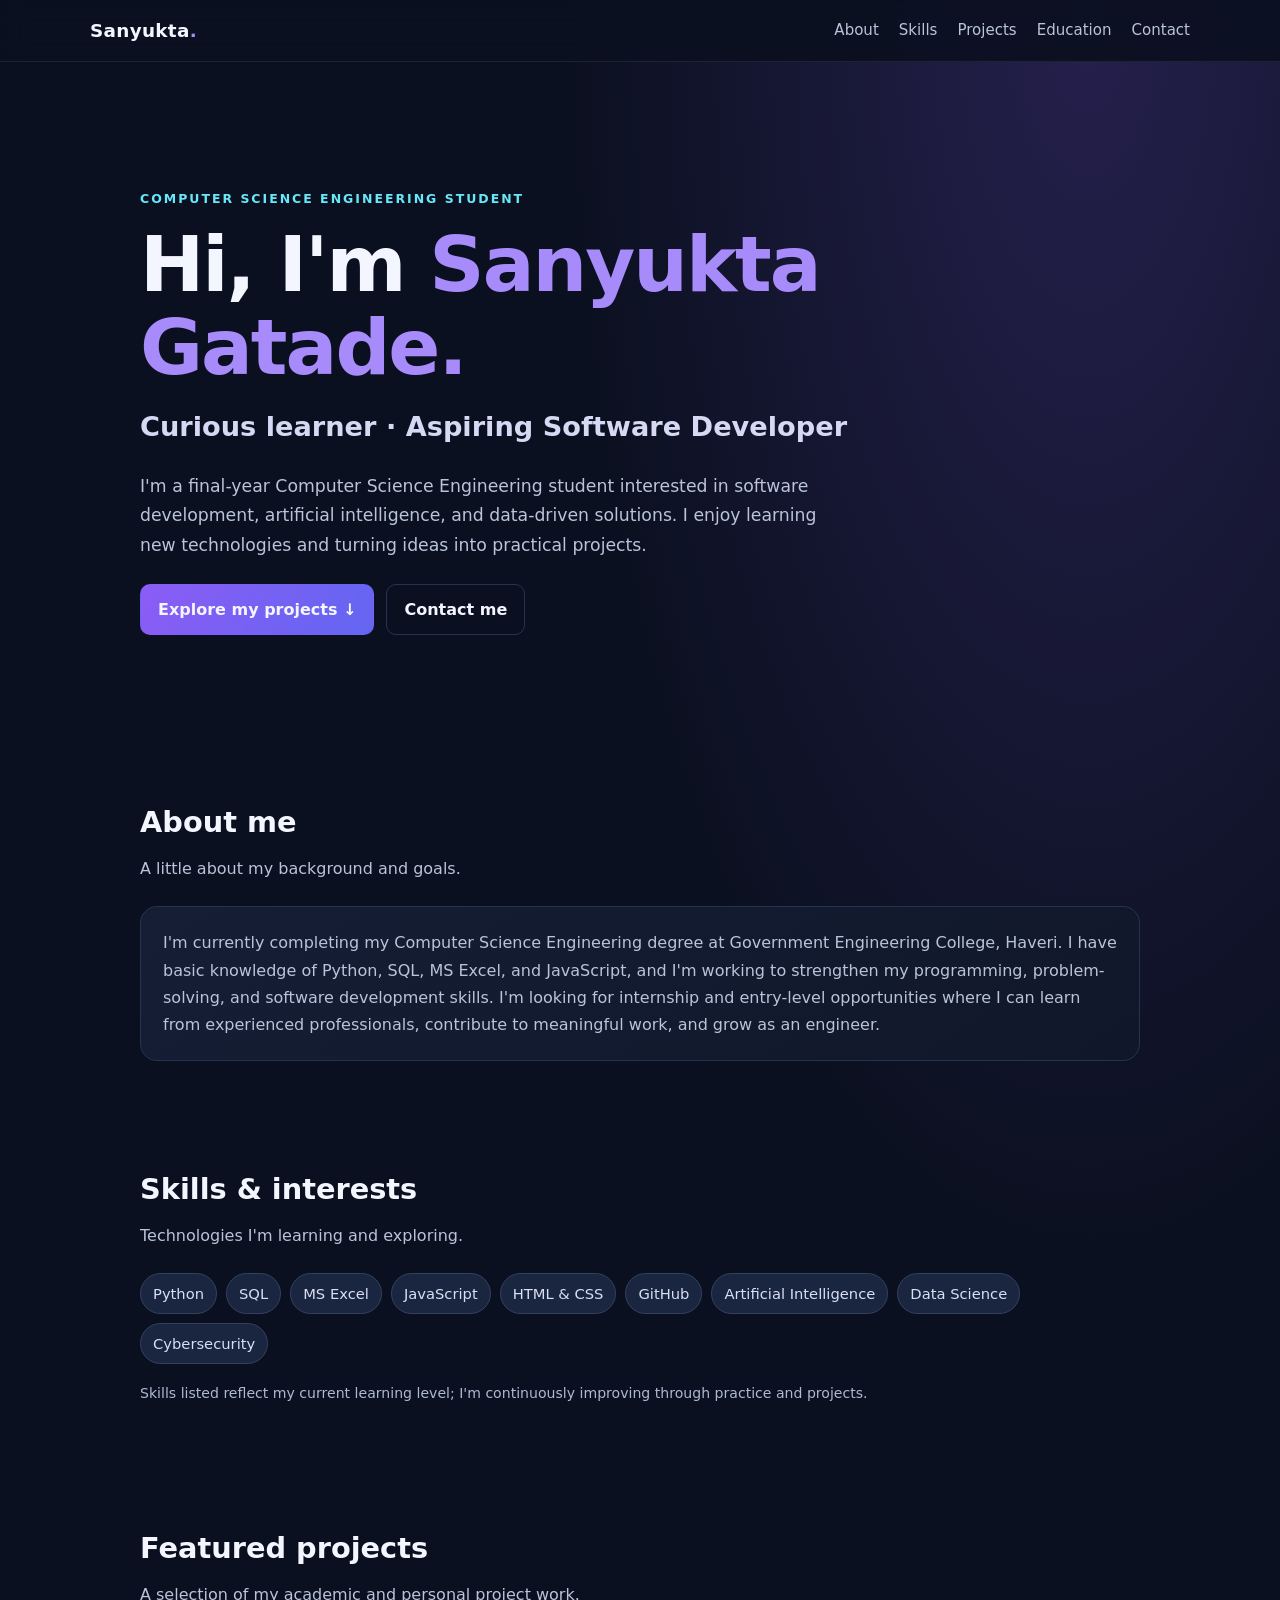
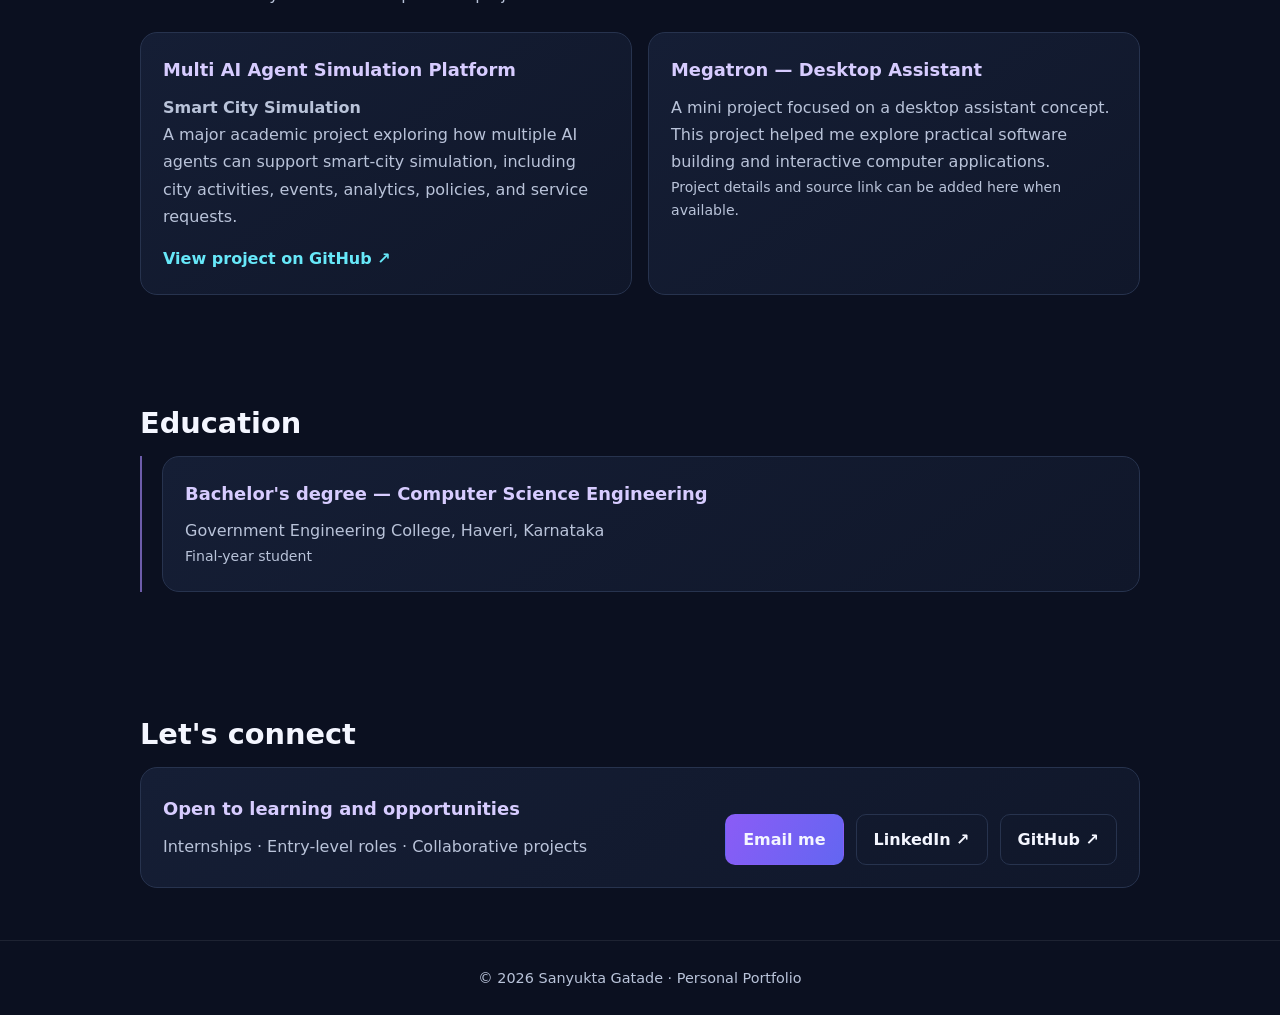
<file: Index.html>
<!DOCTYPE html>
<html lang="en">
<head>
<meta charset="UTF-8">
<meta name="viewport" content="width=device-width, initial-scale=1.0">
<meta name="description" content="Portfolio of Sanyukta Raju Gatade, final-year Computer Science Engineering student.">
<title>Sanyukta Gatade | Developer Portfolio</title>
<style>
:root{--bg:#0b1020;--panel:#121a30;--line:#27334e;--text:#f4f6ff;--muted:#b9c3d9;--accent:#a78bfa;--accent2:#67e8f9}
*{box-sizing:border-box}html{scroll-behavior:smooth;scroll-padding-top:85px}body{margin:0;font-family:Inter,system-ui,-apple-system,Segoe UI,Roboto,Arial,sans-serif;background:radial-gradient(ellipse at 85% 0%,#25204d 0%,transparent 34%),var(--bg);color:var(--text);line-height:1.7}a{color:inherit}nav{position:sticky;top:0;z-index:5;display:flex;justify-content:space-between;align-items:center;gap:16px;padding:15px max(6%,calc((100% - 1100px)/2));background:#0b1020eF;border-bottom:1px solid #ffffff14;backdrop-filter:blur(12px)}.brand{font-weight:800;font-size:1.15rem;letter-spacing:.3px}.brand span,.accent{color:var(--accent)}nav .links{display:flex;gap:20px;flex-wrap:wrap}nav a{text-decoration:none;color:var(--muted);font-size:.94rem}nav a:hover{color:white}.wrap{width:min(100% - 40px,1000px);margin:auto}.hero{min-height:76vh;display:grid;align-items:center;padding:70px 0 55px}.eyebrow{color:var(--accent2);font-weight:700;letter-spacing:2px;text-transform:uppercase;font-size:.78rem}.hero h1{font-size:clamp(2.5rem,7vw,4.8rem);line-height:1.08;letter-spacing:-2px;margin:14px 0}.hero h2{font-size:clamp(1.15rem,3vw,1.7rem);font-weight:600;color:#d6d9f3;margin:0}.hero p{max-width:680px;color:var(--muted);font-size:1.08rem;margin:22px 0}.buttons{display:flex;gap:12px;flex-wrap:wrap;margin-top:24px}.btn{display:inline-block;padding:11px 17px;border-radius:10px;background:linear-gradient(120deg,#8b5cf6,#6366f1);font-weight:700;text-decoration:none;border:1px solid transparent}.btn.secondary{background:transparent;border-color:var(--line);color:var(--text)}.btn:hover{transform:translateY(-1px)}section{padding:52px 0}.section-title{font-size:1.8rem;margin:0 0 8px}.section-intro{color:var(--muted);margin:0 0 24px}.grid{display:grid;grid-template-columns:repeat(auto-fit,minmax(min(100%,270px),1fr));gap:16px}.card{background:linear-gradient(145deg,#151e35,#10172a);border:1px solid var(--line);border-radius:17px;padding:22px}.card h3{margin:0 0 8px;color:#d7ccff;font-size:1.12rem}.card p{margin:0;color:var(--muted)}.taglist{display:flex;gap:9px;flex-wrap:wrap}.tag{padding:7px 12px;border-radius:999px;background:#1a2540;border:1px solid #34415e;color:#d9dff2;font-size:.92rem}.small-link{display:inline-block;margin-top:15px;color:var(--accent2);text-decoration:none;font-weight:650}.timeline{border-left:2px solid #6d5caa;padding-left:20px}.timeline .card{margin-bottom:14px}.contact-card{display:flex;align-items:center;justify-content:space-between;gap:20px;flex-wrap:wrap}.muted{color:var(--muted)}footer{text-align:center;border-top:1px solid #ffffff14;color:var(--muted);padding:25px 15px;font-size:.9rem}.note{font-size:.88rem;color:#aeb9d2;margin-top:18px}
@media(max-width:600px){nav{align-items:flex-start;flex-direction:column;padding:12px 20px}.links{gap:14px!important}.hero{min-height:auto;padding:65px 0 35px}.hero h1{letter-spacing:-1px}.contact-card{align-items:flex-start}}
</style>
</head>
<body>
<nav>
  <div class="brand">Sanyukta<span>.</span></div>
  <div class="links"><a href="#about">About</a><a href="#skills">Skills</a><a href="#projects">Projects</a><a href="#education">Education</a><a href="#contact">Contact</a></div>
</nav>
<main class="wrap">
  <header class="hero">
    <div>
      <div class="eyebrow">Computer Science Engineering Student</div>
      <h1>Hi, I'm <span class="accent">Sanyukta<br>Gatade.</span></h1>
      <h2>Curious learner · Aspiring Software Developer</h2>
      <p>I'm a final-year Computer Science Engineering student interested in software development, artificial intelligence, and data-driven solutions. I enjoy learning new technologies and turning ideas into practical projects.</p>
      <div class="buttons">
        <a class="btn" href="#projects">Explore my projects ↓</a>
        <a class="btn secondary" href="mailto:sanyuktagatade@gmail.com">Contact me</a>
      </div>
    </div>
  </header>
  <section id="about">
    <h2 class="section-title">About me</h2>
    <p class="section-intro">A little about my background and goals.</p>
    <div class="card">
      <p>I'm currently completing my Computer Science Engineering degree at Government Engineering College, Haveri. I have basic knowledge of Python, SQL, MS Excel, and JavaScript, and I'm working to strengthen my programming, problem-solving, and software development skills. I'm looking for internship and entry-level opportunities where I can learn from experienced professionals, contribute to meaningful work, and grow as an engineer.</p>
    </div>
  </section>
  <section id="skills">
    <h2 class="section-title">Skills & interests</h2>
    <p class="section-intro">Technologies I'm learning and exploring.</p>
    <div class="taglist">
      <span class="tag">Python</span><span class="tag">SQL</span><span class="tag">MS Excel</span><span class="tag">JavaScript</span><span class="tag">HTML & CSS</span><span class="tag">GitHub</span><span class="tag">Artificial Intelligence</span><span class="tag">Data Science</span><span class="tag">Cybersecurity</span>
    </div>
    <p class="note">Skills listed reflect my current learning level; I'm continuously improving through practice and projects.</p>
  </section>
  <section id="projects">
    <h2 class="section-title">Featured projects</h2>
    <p class="section-intro">A selection of my academic and personal project work.</p>
    <div class="grid">
      <article class="card">
        <h3>Multi AI Agent Simulation Platform</h3>
        <p><strong>Smart City Simulation</strong><br>A major academic project exploring how multiple AI agents can support smart-city simulation, including city activities, events, analytics, policies, and service requests.</p>
        <a class="small-link" href="https://github.com/sanyuktagatade-svg/major-project-main" target="_blank" rel="noopener noreferrer">View project on GitHub ↗</a>
      </article>
      <article class="card">
        <h3>Megatron — Desktop Assistant</h3>
        <p>A mini project focused on a desktop assistant concept. This project helped me explore practical software building and interactive computer applications.</p>
        <p class="note">Project details and source link can be added here when available.</p>
      </article>
    </div>
  </section>
  <section id="education">
    <h2 class="section-title">Education</h2>
    <div class="timeline">
      <div class="card">
        <h3>Bachelor's degree — Computer Science Engineering</h3>
        <p>Government Engineering College, Haveri, Karnataka</p>
        <p class="note">Final-year student</p>
      </div>
    </div>
  </section>
  <section id="contact">
    <h2 class="section-title">Let's connect</h2>
    <div class="card contact-card">
      <div><h3>Open to learning and opportunities</h3><p class="muted">Internships · Entry-level roles · Collaborative projects</p></div>
      <div class="buttons">
        <a class="btn" href="mailto:sanyuktagatade@gmail.com">Email me</a>
        <a class="btn secondary" href="https://www.linkedin.com/in/sanyukta-gatade-0a5b382b7" target="_blank" rel="noopener noreferrer">LinkedIn ↗</a>
        <a class="btn secondary" href="https://github.com/sanyuktagatade-svg" target="_blank" rel="noopener noreferrer">GitHub ↗</a>
      </div>
    </div>
  </section>
</main>
<footer>© 2026 Sanyukta Gatade · Personal Portfolio</footer>
</body>
</html>
</file>
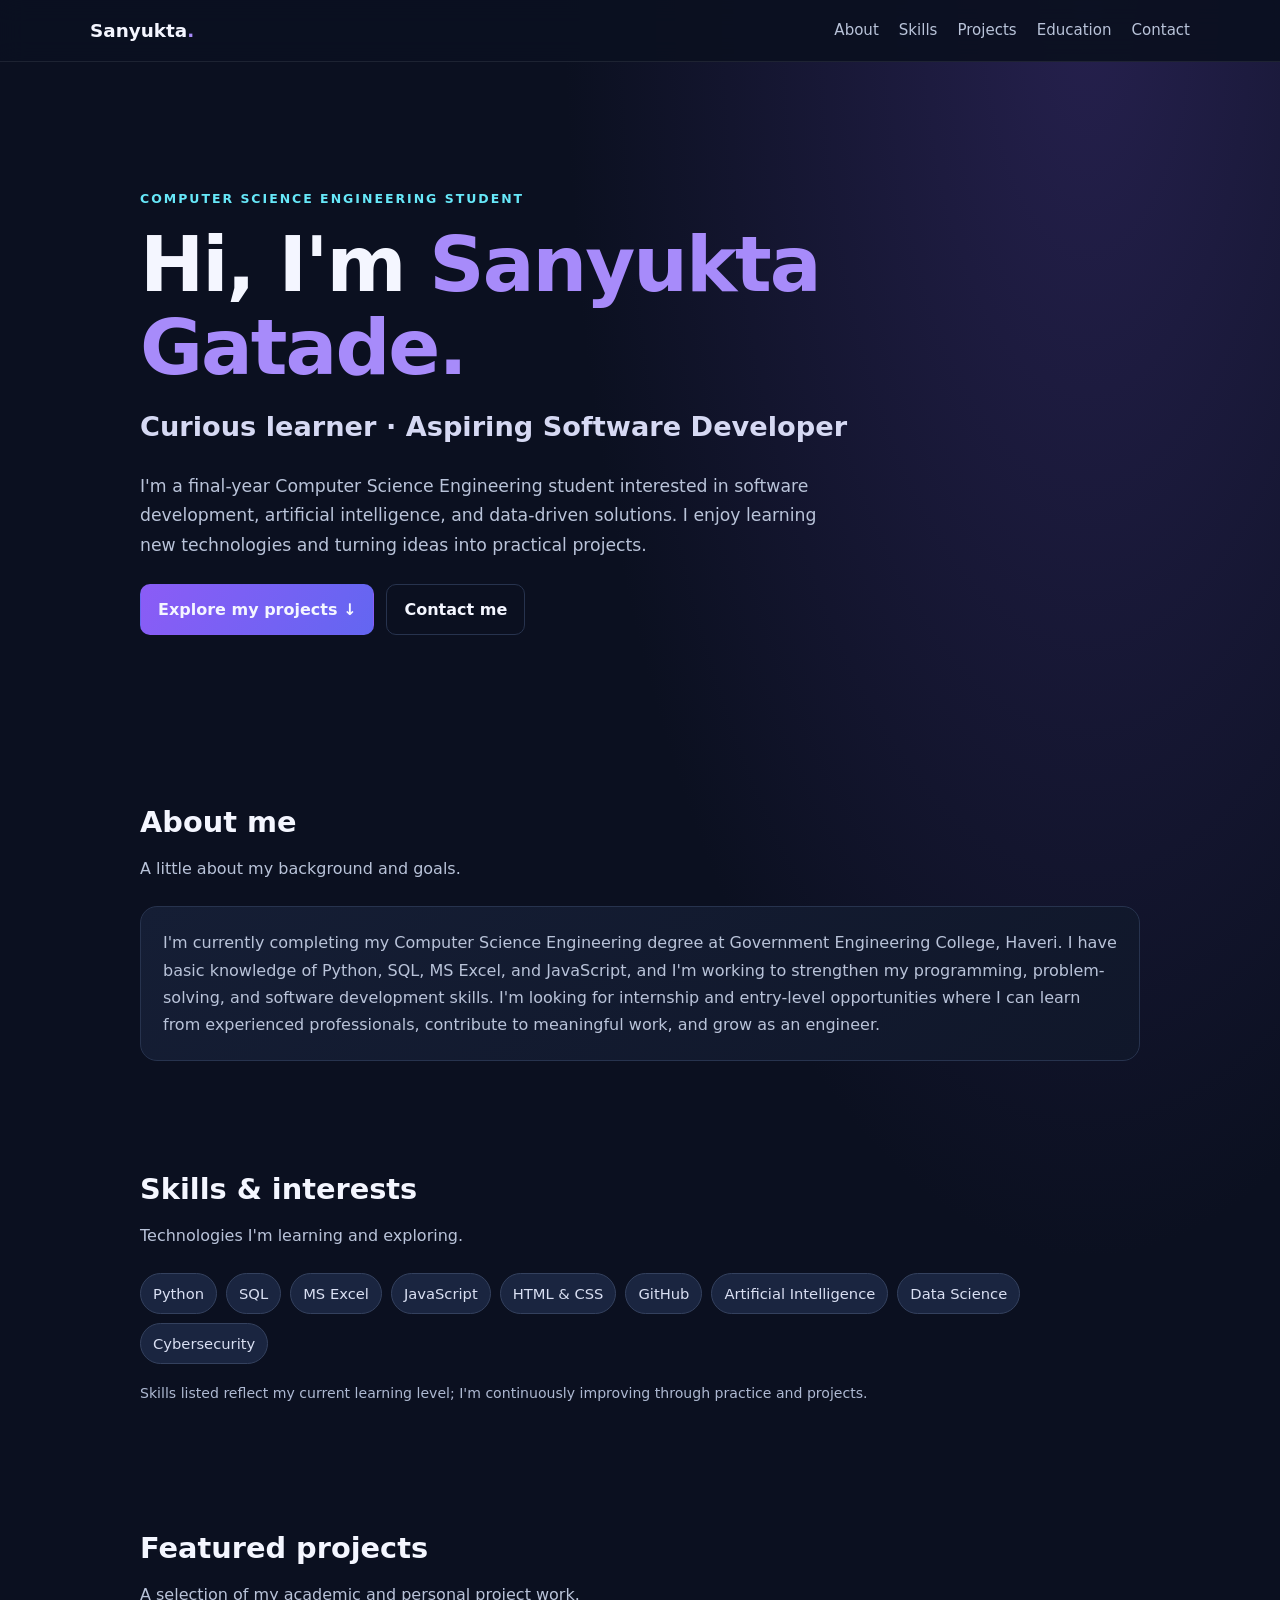
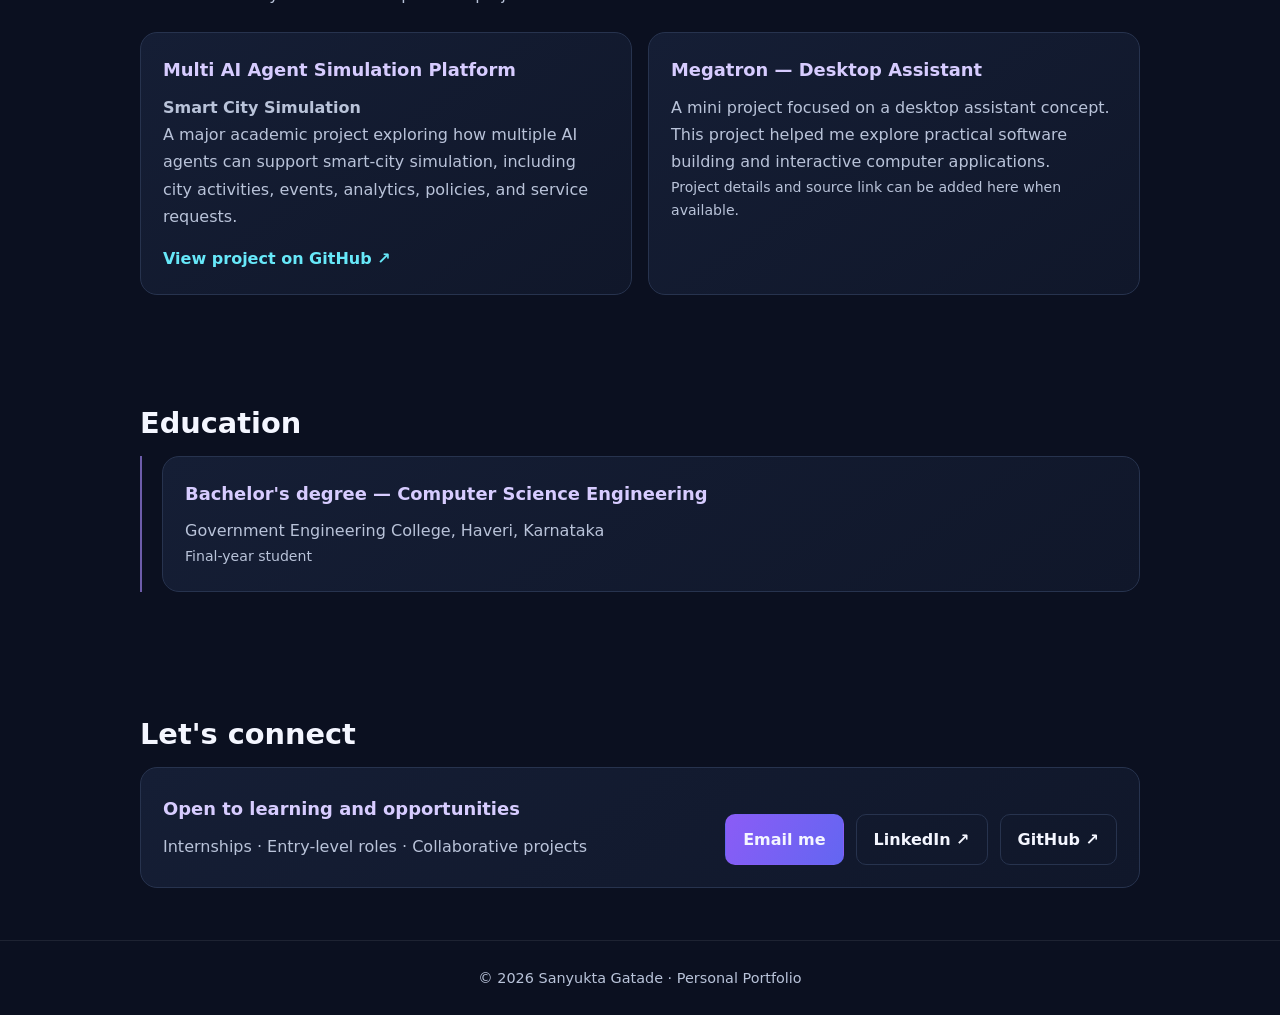
<file: index.html>
<!DOCTYPE html>
<html lang="en">
<head>
<meta charset="UTF-8">
<meta name="viewport" content="width=device-width, initial-scale=1.0">
<meta name="description" content="Portfolio of Sanyukta Raju Gatade, final-year Computer Science Engineering student.">
<title>Sanyukta Gatade | Developer Portfolio</title>

<style>
:root {
  --bg:#0b1020;
  --panel:#121a30;
  --line:#27334e;
  --text:#f4f6ff;
  --muted:#b9c3d9;
  --accent:#a78bfa;
  --accent2:#67e8f9;
}
*{box-sizing:border-box}
html{scroll-behavior:smooth;scroll-padding-top:85px}
body{
  margin:0;
  font-family:Inter,system-ui,-apple-system,Segoe UI,Roboto,Arial,sans-serif;
  background:radial-gradient(ellipse at 85% 0%,#25204d 0%,transparent 34%),var(--bg);
  color:var(--text);
  line-height:1.7;
}
a{color:inherit}
nav{
  position:sticky;top:0;z-index:5;
  display:flex;justify-content:space-between;align-items:center;
  gap:16px;padding:15px max(6%,calc((100% - 1100px)/2));
  background:#0b1020ef;border-bottom:1px solid #ffffff14;
  backdrop-filter:blur(12px);
}
.brand{font-weight:800;font-size:1.15rem}
.brand span,.accent{color:var(--accent)}
nav .links{display:flex;gap:20px;flex-wrap:wrap}
nav a{text-decoration:none;color:var(--muted);font-size:.94rem}
nav a:hover{color:white}
.wrap{width:min(100% - 40px,1000px);margin:auto}
.hero{min-height:76vh;display:grid;align-items:center;padding:70px 0 55px}
.eyebrow{
  color:var(--accent2);font-weight:700;letter-spacing:2px;
  text-transform:uppercase;font-size:.78rem
}
.hero h1{font-size:clamp(2.5rem,7vw,4.8rem);line-height:1.08;letter-spacing:-2px;margin:14px 0}
.hero h2{font-size:clamp(1.15rem,3vw,1.7rem);font-weight:600;color:#d6d9f3;margin:0}
.hero p{max-width:680px;color:var(--muted);font-size:1.08rem;margin:22px 0}
.buttons{display:flex;gap:12px;flex-wrap:wrap;margin-top:24px}
.btn{
  display:inline-block;padding:11px 17px;border-radius:10px;
  background:linear-gradient(120deg,#8b5cf6,#6366f1);
  font-weight:700;text-decoration:none;border:1px solid transparent;
}
.btn.secondary{background:transparent;border-color:var(--line);color:var(--text)}
.btn:hover{transform:translateY(-1px)}
section{padding:52px 0}
.section-title{font-size:1.8rem;margin:0 0 8px}
.section-intro{color:var(--muted);margin:0 0 24px}
.grid{display:grid;grid-template-columns:repeat(auto-fit,minmax(min(100%,270px),1fr));gap:16px}
.card{
  background:linear-gradient(145deg,#151e35,#10172a);
  border:1px solid var(--line);border-radius:17px;padding:22px
}
.card h3{margin:0 0 8px;color:#d7ccff;font-size:1.12rem}
.card p{margin:0;color:var(--muted)}
.taglist{display:flex;gap:9px;flex-wrap:wrap}
.tag{padding:7px 12px;border-radius:999px;background:#1a2540;border:1px solid #34415e;color:#d9dff2;font-size:.92rem}
.small-link{display:inline-block;margin-top:15px;color:var(--accent2);text-decoration:none;font-weight:650}
.timeline{border-left:2px solid #6d5caa;padding-left:20px}
.timeline .card{margin-bottom:14px}
.contact-card{display:flex;align-items:center;justify-content:space-between;gap:20px;flex-wrap:wrap}
.muted{color:var(--muted)}
footer{text-align:center;border-top:1px solid #ffffff14;color:var(--muted);padding:25px 15px;font-size:.9rem}
.note{font-size:.88rem;color:#aeb9d2;margin-top:18px}
@media(max-width:600px){
  nav{align-items:flex-start;flex-direction:column;padding:12px 20px}
  .links{gap:14px!important}
  .hero{min-height:auto;padding:65px 0 35px}
  .hero h1{letter-spacing:-1px}
  .contact-card{align-items:flex-start}
}
</style>
</head>

<body>

<nav>
  <div class="brand">Sanyukta<span>.</span></div>
  <div class="links">
    <a href="#about">About</a>
    <a href="#skills">Skills</a>
    <a href="#projects">Projects</a>
    <a href="#education">Education</a>
    <a href="#contact">Contact</a>
  </div>
</nav>

<main class="wrap">

<header class="hero">
  <div>
    <div class="eyebrow">Computer Science Engineering Student</div>
    <h1>Hi, I'm <span class="accent">Sanyukta<br>Gatade.</span></h1>
    <h2>Curious learner · Aspiring Software Developer</h2>
    <p>
      I'm a final-year Computer Science Engineering student interested in
      software development, artificial intelligence, and data-driven solutions.
      I enjoy learning new technologies and turning ideas into practical projects.
    </p>
    <div class="buttons">
      <a class="btn" href="#projects">Explore my projects ↓</a>
      <a class="btn secondary" href="mailto:sanyuktagatade@gmail.com">Contact me</a>
    </div>
  </div>
</header>

<section id="about">
  <h2 class="section-title">About me</h2>
  <p class="section-intro">A little about my background and goals.</p>
  <div class="card">
    <p>
      I'm currently completing my Computer Science Engineering degree at
      Government Engineering College, Haveri. I have basic knowledge of Python,
      SQL, MS Excel, and JavaScript, and I'm working to strengthen my programming,
      problem-solving, and software development skills. I'm looking for internship
      and entry-level opportunities where I can learn from experienced professionals,
      contribute to meaningful work, and grow as an engineer.
    </p>
  </div>
</section>

<section id="skills">
  <h2 class="section-title">Skills & interests</h2>
  <p class="section-intro">Technologies I'm learning and exploring.</p>
  <div class="taglist">
    <span class="tag">Python</span>
    <span class="tag">SQL</span>
    <span class="tag">MS Excel</span>
    <span class="tag">JavaScript</span>
    <span class="tag">HTML & CSS</span>
    <span class="tag">GitHub</span>
    <span class="tag">Artificial Intelligence</span>
    <span class="tag">Data Science</span>
    <span class="tag">Cybersecurity</span>
  </div>
  <p class="note">Skills listed reflect my current learning level; I'm continuously improving through practice and projects.</p>
</section>

<section id="projects">
  <h2 class="section-title">Featured projects</h2>
  <p class="section-intro">A selection of my academic and personal project work.</p>

  <div class="grid">
    <article class="card">
      <h3>Multi AI Agent Simulation Platform</h3>
      <p>
        <strong>Smart City Simulation</strong><br>
        A major academic project exploring how multiple AI agents can support
        smart-city simulation, including city activities, events, analytics,
        policies, and service requests.
      </p>
      <a class="small-link"
         href="https://github.com/sanyuktagatade-svg/major-project-main"
         target="_blank" rel="noopener noreferrer">
         View project on GitHub ↗
      </a>
    </article>

    <article class="card">
      <h3>Megatron — Desktop Assistant</h3>
      <p>
        A mini project focused on a desktop assistant concept.
        This project helped me explore practical software building
        and interactive computer applications.
      </p>
      <p class="note">Project details and source link can be added here when available.</p>
    </article>
  </div>
</section>

<section id="education">
  <h2 class="section-title">Education</h2>
  <div class="timeline">
    <div class="card">
      <h3>Bachelor's degree — Computer Science Engineering</h3>
      <p>Government Engineering College, Haveri, Karnataka</p>
      <p class="note">Final-year student</p>
    </div>
  </div>
</section>

<section id="contact">
  <h2 class="section-title">Let's connect</h2>
  <div class="card contact-card">
    <div>
      <h3>Open to learning and opportunities</h3>
      <p class="muted">Internships · Entry-level roles · Collaborative projects</p>
    </div>

    <div class="buttons">
      <a class="btn" href="mailto:sanyuktagatade@gmail.com">Email me</a>

      <a class="btn secondary"
         href="https://www.linkedin.com/in/sanyukta-raju-gatade-0a5b382b7/"
         target="_blank"
         rel="noopener noreferrer">
         LinkedIn ↗
      </a>

      <a class="btn secondary"
         href="https://github.com/sanyuktagatade-svg"
         target="_blank"
         rel="noopener noreferrer">
         GitHub ↗
      </a>
    </div>
  </div>
</section>

</main>

<footer>
  © 2026 Sanyukta Gatade · Personal Portfolio
</footer>

</body>
</html>
</file>
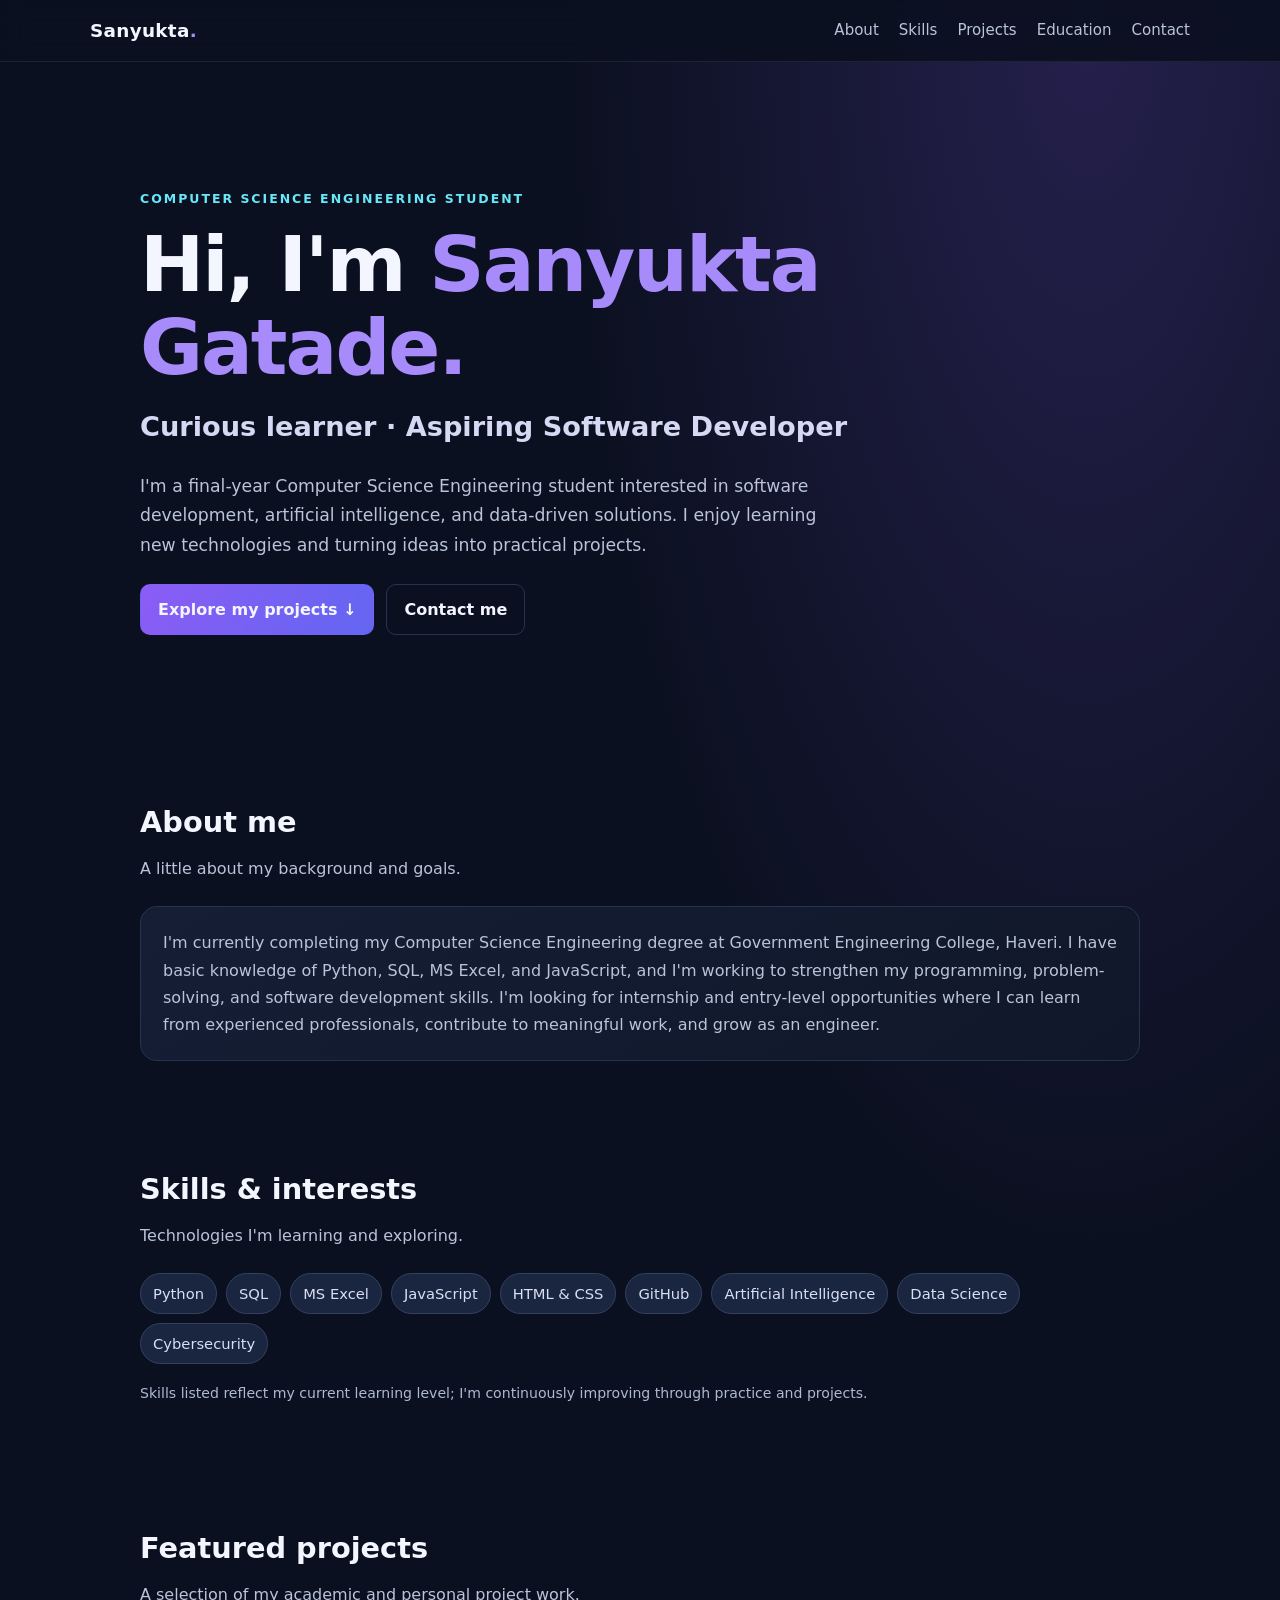
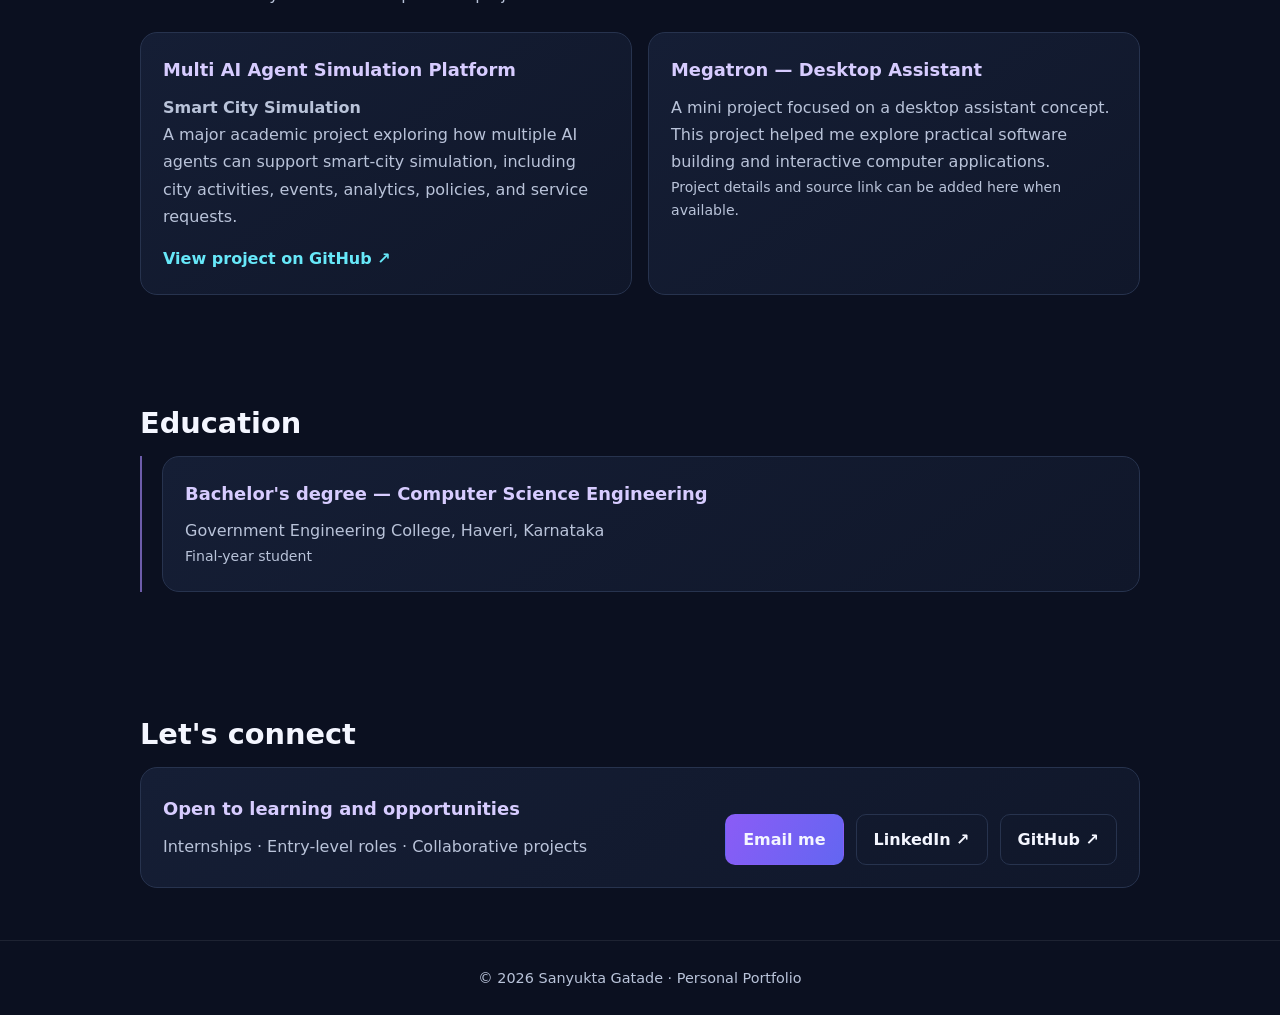
<file: sanyukta_portfolio.html>
<!DOCTYPE html>
<html lang="en">
<head>
<meta charset="UTF-8">
<meta name="viewport" content="width=device-width, initial-scale=1.0">
<meta name="description" content="Portfolio of Sanyukta Raju Gatade, final-year Computer Science Engineering student.">
<title>Sanyukta Gatade | Developer Portfolio</title>
<style>
:root{--bg:#0b1020;--panel:#121a30;--line:#27334e;--text:#f4f6ff;--muted:#b9c3d9;--accent:#a78bfa;--accent2:#67e8f9}
*{box-sizing:border-box}html{scroll-behavior:smooth;scroll-padding-top:85px}body{margin:0;font-family:Inter,system-ui,-apple-system,Segoe UI,Roboto,Arial,sans-serif;background:radial-gradient(ellipse at 85% 0%,#25204d 0%,transparent 34%),var(--bg);color:var(--text);line-height:1.7}a{color:inherit}nav{position:sticky;top:0;z-index:5;display:flex;justify-content:space-between;align-items:center;gap:16px;padding:15px max(6%,calc((100% - 1100px)/2));background:#0b1020eF;border-bottom:1px solid #ffffff14;backdrop-filter:blur(12px)}.brand{font-weight:800;font-size:1.15rem;letter-spacing:.3px}.brand span,.accent{color:var(--accent)}nav .links{display:flex;gap:20px;flex-wrap:wrap}nav a{text-decoration:none;color:var(--muted);font-size:.94rem}nav a:hover{color:white}.wrap{width:min(100% - 40px,1000px);margin:auto}.hero{min-height:76vh;display:grid;align-items:center;padding:70px 0 55px}.eyebrow{color:var(--accent2);font-weight:700;letter-spacing:2px;text-transform:uppercase;font-size:.78rem}.hero h1{font-size:clamp(2.5rem,7vw,4.8rem);line-height:1.08;letter-spacing:-2px;margin:14px 0}.hero h2{font-size:clamp(1.15rem,3vw,1.7rem);font-weight:600;color:#d6d9f3;margin:0}.hero p{max-width:680px;color:var(--muted);font-size:1.08rem;margin:22px 0}.buttons{display:flex;gap:12px;flex-wrap:wrap;margin-top:24px}.btn{display:inline-block;padding:11px 17px;border-radius:10px;background:linear-gradient(120deg,#8b5cf6,#6366f1);font-weight:700;text-decoration:none;border:1px solid transparent}.btn.secondary{background:transparent;border-color:var(--line);color:var(--text)}.btn:hover{transform:translateY(-1px)}section{padding:52px 0}.section-title{font-size:1.8rem;margin:0 0 8px}.section-intro{color:var(--muted);margin:0 0 24px}.grid{display:grid;grid-template-columns:repeat(auto-fit,minmax(min(100%,270px),1fr));gap:16px}.card{background:linear-gradient(145deg,#151e35,#10172a);border:1px solid var(--line);border-radius:17px;padding:22px}.card h3{margin:0 0 8px;color:#d7ccff;font-size:1.12rem}.card p{margin:0;color:var(--muted)}.taglist{display:flex;gap:9px;flex-wrap:wrap}.tag{padding:7px 12px;border-radius:999px;background:#1a2540;border:1px solid #34415e;color:#d9dff2;font-size:.92rem}.small-link{display:inline-block;margin-top:15px;color:var(--accent2);text-decoration:none;font-weight:650}.timeline{border-left:2px solid #6d5caa;padding-left:20px}.timeline .card{margin-bottom:14px}.contact-card{display:flex;align-items:center;justify-content:space-between;gap:20px;flex-wrap:wrap}.muted{color:var(--muted)}footer{text-align:center;border-top:1px solid #ffffff14;color:var(--muted);padding:25px 15px;font-size:.9rem}.note{font-size:.88rem;color:#aeb9d2;margin-top:18px}
@media(max-width:600px){nav{align-items:flex-start;flex-direction:column;padding:12px 20px}.links{gap:14px!important}.hero{min-height:auto;padding:65px 0 35px}.hero h1{letter-spacing:-1px}.contact-card{align-items:flex-start}}
</style>
</head>
<body>
<nav>
  <div class="brand">Sanyukta<span>.</span></div>
  <div class="links"><a href="#about">About</a><a href="#skills">Skills</a><a href="#projects">Projects</a><a href="#education">Education</a><a href="#contact">Contact</a></div>
</nav>
<main class="wrap">
  <header class="hero">
    <div>
      <div class="eyebrow">Computer Science Engineering Student</div>
      <h1>Hi, I'm <span class="accent">Sanyukta<br>Gatade.</span></h1>
      <h2>Curious learner · Aspiring Software Developer</h2>
      <p>I'm a final-year Computer Science Engineering student interested in software development, artificial intelligence, and data-driven solutions. I enjoy learning new technologies and turning ideas into practical projects.</p>
      <div class="buttons">
        <a class="btn" href="#projects">Explore my projects ↓</a>
        <a class="btn secondary" href="mailto:sanyuktagatade@gmail.com">Contact me</a>
      </div>
    </div>
  </header>
  <section id="about">
    <h2 class="section-title">About me</h2>
    <p class="section-intro">A little about my background and goals.</p>
    <div class="card">
      <p>I'm currently completing my Computer Science Engineering degree at Government Engineering College, Haveri. I have basic knowledge of Python, SQL, MS Excel, and JavaScript, and I'm working to strengthen my programming, problem-solving, and software development skills. I'm looking for internship and entry-level opportunities where I can learn from experienced professionals, contribute to meaningful work, and grow as an engineer.</p>
    </div>
  </section>
  <section id="skills">
    <h2 class="section-title">Skills & interests</h2>
    <p class="section-intro">Technologies I'm learning and exploring.</p>
    <div class="taglist">
      <span class="tag">Python</span><span class="tag">SQL</span><span class="tag">MS Excel</span><span class="tag">JavaScript</span><span class="tag">HTML & CSS</span><span class="tag">GitHub</span><span class="tag">Artificial Intelligence</span><span class="tag">Data Science</span><span class="tag">Cybersecurity</span>
    </div>
    <p class="note">Skills listed reflect my current learning level; I'm continuously improving through practice and projects.</p>
  </section>
  <section id="projects">
    <h2 class="section-title">Featured projects</h2>
    <p class="section-intro">A selection of my academic and personal project work.</p>
    <div class="grid">
      <article class="card">
        <h3>Multi AI Agent Simulation Platform</h3>
        <p><strong>Smart City Simulation</strong><br>A major academic project exploring how multiple AI agents can support smart-city simulation, including city activities, events, analytics, policies, and service requests.</p>
        <a class="small-link" href="https://github.com/sanyuktagatade-svg/major-project-main" target="_blank" rel="noopener noreferrer">View project on GitHub ↗</a>
      </article>
      <article class="card">
        <h3>Megatron — Desktop Assistant</h3>
        <p>A mini project focused on a desktop assistant concept. This project helped me explore practical software building and interactive computer applications.</p>
        <p class="note">Project details and source link can be added here when available.</p>
      </article>
    </div>
  </section>
  <section id="education">
    <h2 class="section-title">Education</h2>
    <div class="timeline">
      <div class="card">
        <h3>Bachelor's degree — Computer Science Engineering</h3>
        <p>Government Engineering College, Haveri, Karnataka</p>
        <p class="note">Final-year student</p>
      </div>
    </div>
  </section>
  <section id="contact">
    <h2 class="section-title">Let's connect</h2>
    <div class="card contact-card">
      <div><h3>Open to learning and opportunities</h3><p class="muted">Internships · Entry-level roles · Collaborative projects</p></div>
      <div class="buttons">
        <a class="btn" href="mailto:sanyuktagatade@gmail.com">Email me</a>
        <a class="btn secondary" href="https://www.linkedin.com/in/sanyukta-gatade-0a5b382b7" target="_blank" rel="noopener noreferrer">LinkedIn ↗</a>
        <a class="btn secondary" href="https://github.com/sanyuktagatade-svg" target="_blank" rel="noopener noreferrer">GitHub ↗</a>
      </div>
    </div>
  </section>
</main>
<footer>© 2026 Sanyukta Gatade · Personal Portfolio</footer>
</body>
</html>
</file>
